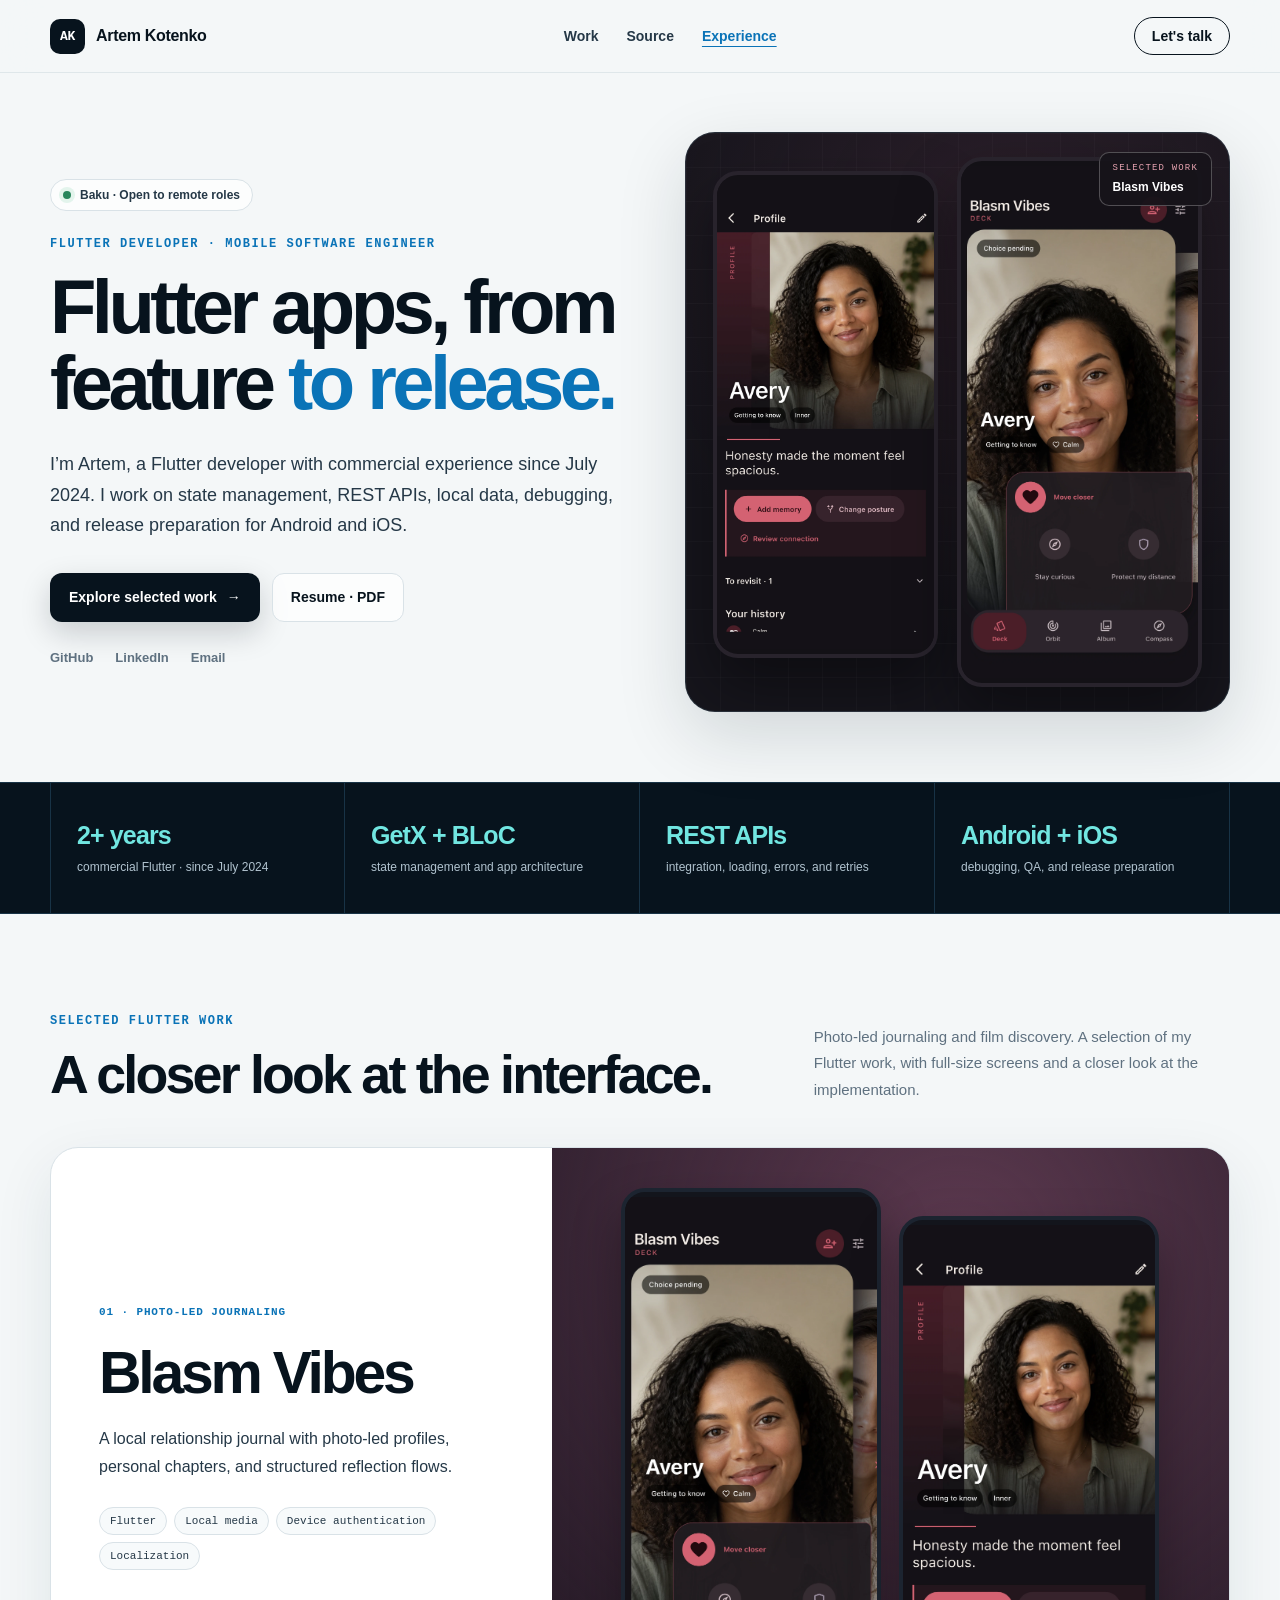
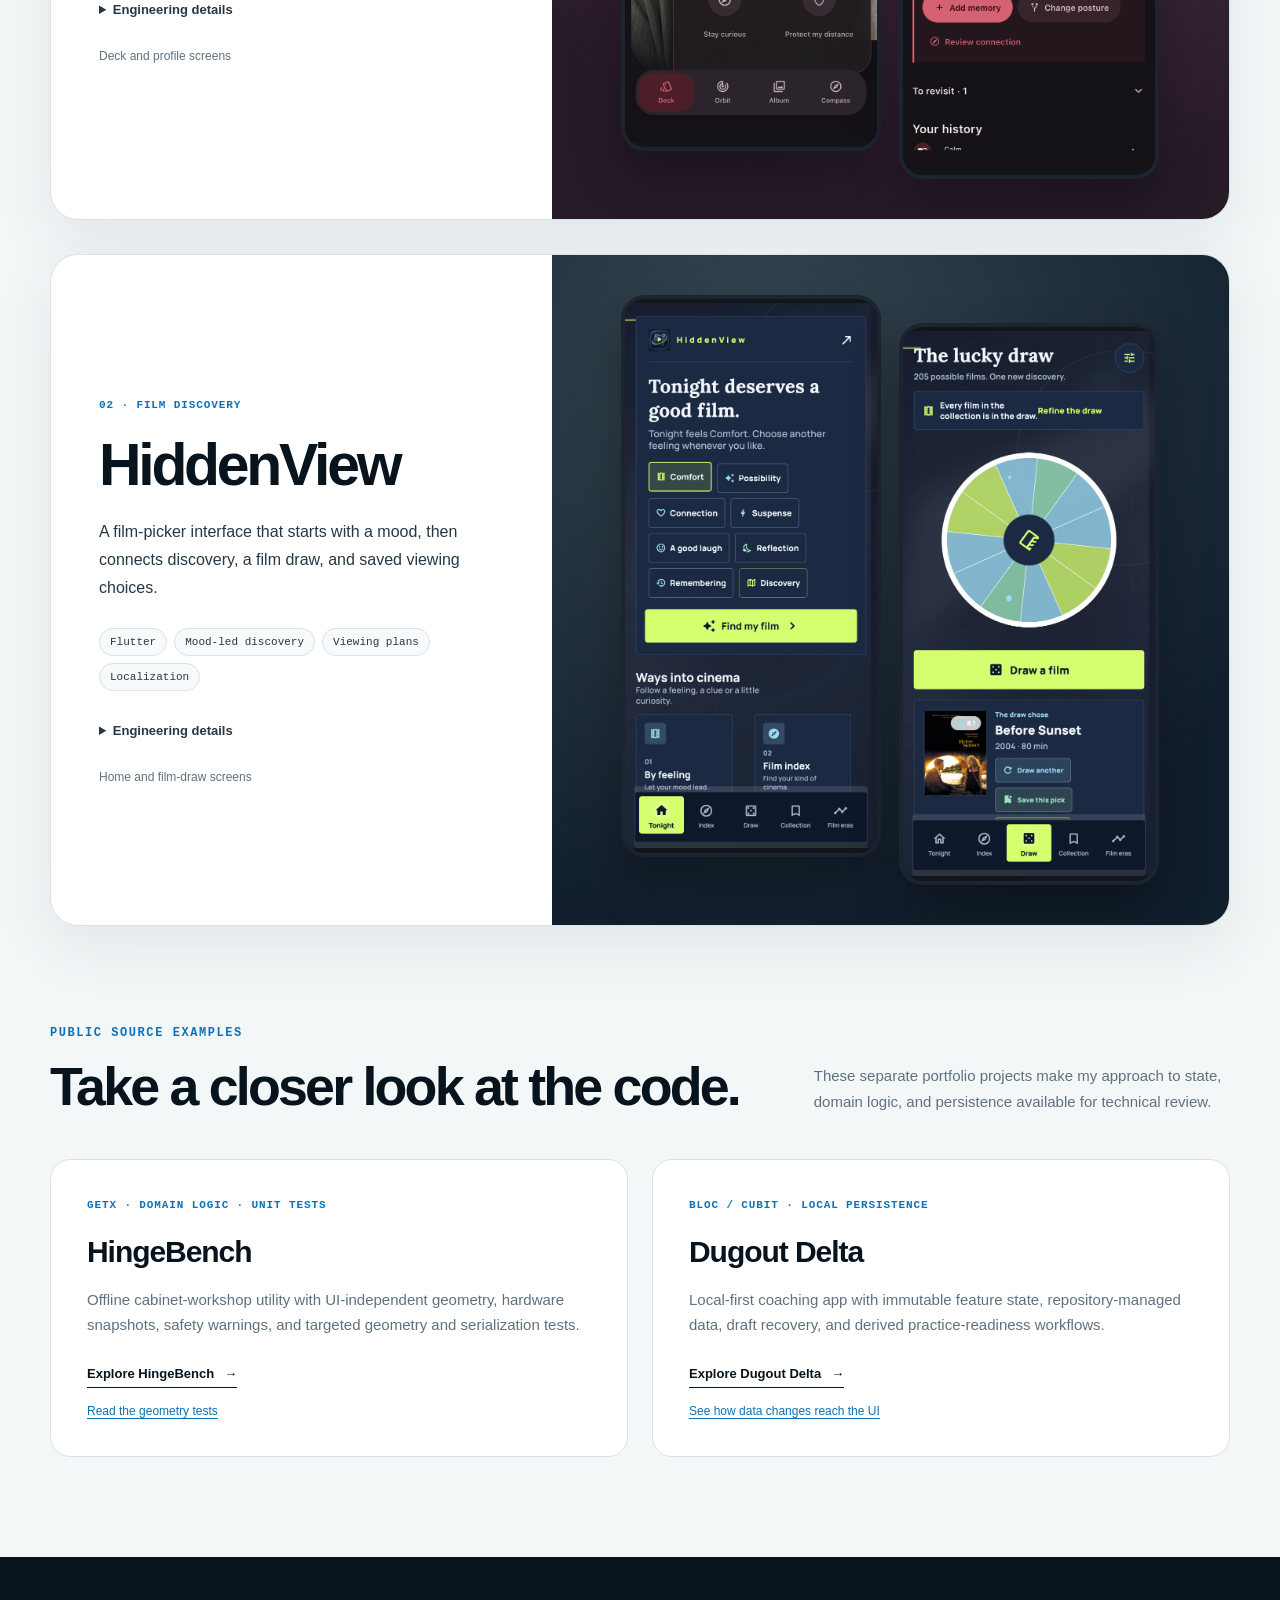
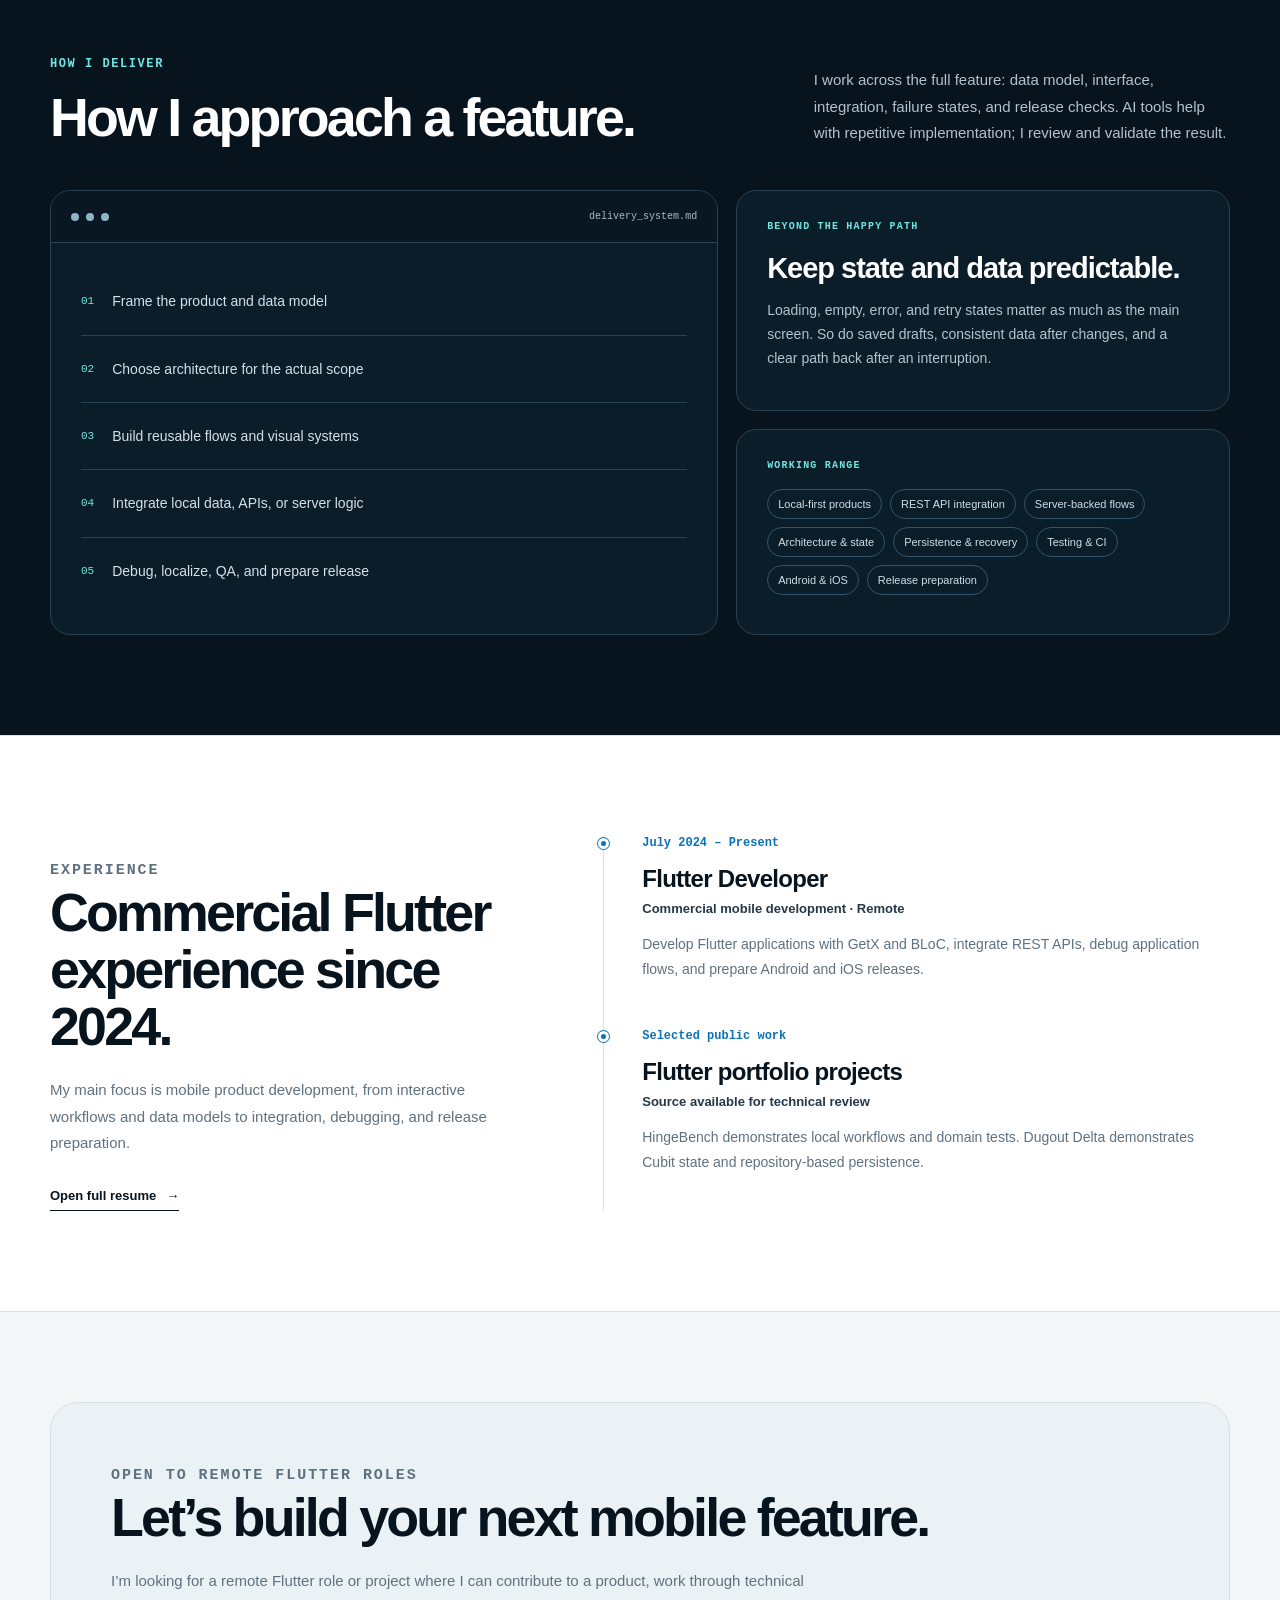
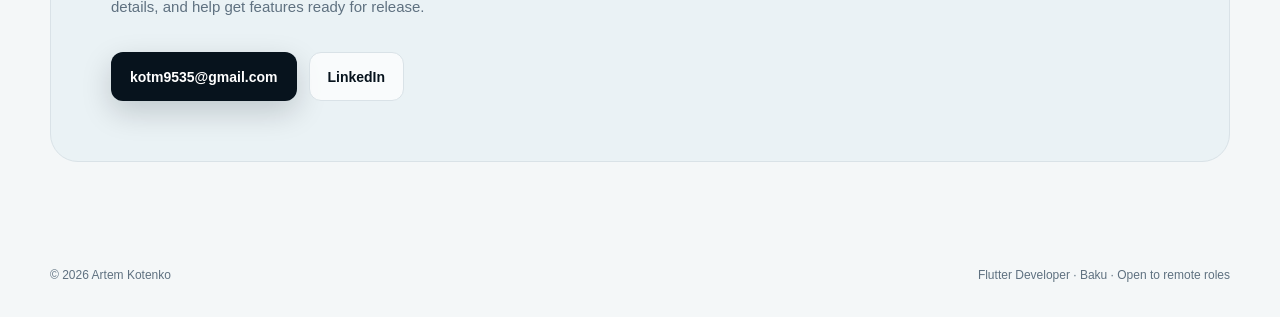
<file: index.html>
<!doctype html>
<html lang="en">
<head>
  <meta charset="utf-8">
  <meta name="viewport" content="width=device-width, initial-scale=1">
  <title>Artem Kotenko — Flutter Developer</title>
  <meta name="description" content="Flutter developer with commercial experience since July 2024. GetX, BLoC, REST APIs, Android and iOS. Explore public projects and source code.">
  <meta property="og:title" content="Artem Kotenko — Flutter Developer">
  <meta property="og:description" content="Commercial Flutter experience since July 2024. Public Flutter projects and the engineering decisions behind them.">
  <meta property="og:type" content="website">
  <meta property="og:url" content="https://thsitema.github.io/">
  <meta property="og:site_name" content="Artem Kotenko Portfolio">
  <meta name="theme-color" content="#07131d">
  <link rel="canonical" href="https://thsitema.github.io/">
  <link rel="icon" href="favicon.svg" type="image/svg+xml">
  <link rel="stylesheet" href="styles.css">
  <script src="script.js" defer></script>
</head>
<body>
  <a class="skip-link" href="#main">Skip to content</a>

  <header class="site-header">
    <nav class="nav shell" aria-label="Primary navigation">
      <a class="brand" href="#top" aria-label="Artem Kotenko, home">
        <span class="brand-mark">AK</span>
        <span class="brand-name">Artem Kotenko</span>
      </a>
      <div class="nav-links">
        <a href="#work">Work</a>
        <a href="#code">Source</a>
        <a href="#experience">Experience</a>
      </div>
      <a class="nav-contact" href="mailto:kotm9535@gmail.com">Let's talk</a>
    </nav>
  </header>

  <main id="main">
    <section class="hero shell" id="top">
      <div class="hero-copy">
        <div class="availability"><span class="status-dot"></span>Baku · Open to remote roles</div>
        <p class="eyebrow">Flutter Developer · Mobile Software Engineer</p>
        <h1>Flutter apps, from feature <em>to release.</em></h1>
        <p class="hero-lead">I’m Artem, a Flutter developer with commercial experience since July 2024. I work on state management, REST APIs, local data, debugging, and release preparation for Android and iOS.</p>
        <div class="hero-actions">
          <a class="button button-primary" href="#work">Explore selected work <span aria-hidden="true">→</span></a>
          <a class="button button-secondary" href="assets/resume/Artem_Kotenko_Flutter_Developer_Resume.pdf" target="_blank" rel="noopener noreferrer">Resume · PDF</a>
        </div>
        <div class="social-row" aria-label="Professional profiles">
          <a href="https://github.com/ThsiTema" target="_blank" rel="noopener noreferrer">GitHub</a>
          <a href="https://www.linkedin.com/in/thistema/" target="_blank" rel="noopener noreferrer">LinkedIn</a>
          <a href="mailto:kotm9535@gmail.com">Email</a>
        </div>
      </div>

      <div class="hero-visual" aria-label="Selected Flutter product screens">
        <div class="hero-grid"></div>
        <div class="code-label code-label-top"><span>SELECTED WORK</span><strong>Blasm Vibes</strong></div>
        <div class="hero-phone hero-phone-back"><img src="assets/selected/blasm-profile.webp" alt="Blasm Vibes photo-led profile interface"></div>
        <div class="hero-phone hero-phone-front"><img src="assets/selected/blasm-journal.webp" alt="Blasm Vibes photo-led journal interface" fetchpriority="high"></div>

      </div>
    </section>

    <section class="proof-band" aria-label="Experience highlights">
      <div class="proof-grid shell">
        <div><strong>2+ years</strong><span>commercial Flutter · since July 2024</span></div>
        <div><strong>GetX + BLoC</strong><span>state management and app architecture</span></div>
        <div><strong>REST APIs</strong><span>integration, loading, errors, and retries</span></div>
        <div><strong>Android + iOS</strong><span>debugging, QA, and release preparation</span></div>
      </div>
    </section>

    <section class="section shell" id="work">
      <div class="section-heading">
        <div><p class="eyebrow">Selected Flutter work</p><h2>A closer look at the interface.</h2></div>
        <p>Photo-led journaling and film discovery. A selection of my Flutter work, with full-size screens and a closer look at the implementation.</p>
      </div>

      <article class="case case-commercial case-blasm" id="blasm">
        <div class="case-copy">
          <div class="case-number">01 · Photo-led journaling</div>
          <h3>Blasm Vibes</h3>
          <p class="case-intro">A local relationship journal with photo-led profiles, personal chapters, and structured reflection flows.</p>
          <div class="tech-list"><span>Flutter</span><span>Local media</span><span>Device authentication</span><span>Localization</span></div>
          <details class="case-details">
            <summary>Engineering details</summary>
            <ul class="decision-list">
              <li><span>My contribution</span>Developed local-first journaling flows and multilingual Flutter UI.</li>
              <li><span>Reflection workflows</span>Chapters, annotations, decisions, and milestones give memories context.</li>
              <li><span>Local media</span>Local photo copies with native permission handling for media access.</li>
              <li><span>Device integration</span>Optional device-authentication lock and five UI languages.</li>
            </ul>
          </details>
          <p class="screen-note">Deck and profile screens</p>
        </div>
        <div class="commercial-visual visual-blasm">
          <a class="commercial-screen commercial-screen-main" href="assets/selected/blasm-journal.webp" target="_blank" rel="noopener noreferrer" aria-label="Open Blasm Vibes Deck screenshot at full size"><img src="assets/selected/blasm-journal.webp" alt="Blasm Vibes Deck with photo-led relationship choices" loading="lazy" width="1284" height="2778"></a>
          <a class="commercial-screen commercial-screen-secondary" href="assets/selected/blasm-profile.webp" target="_blank" rel="noopener noreferrer" aria-label="Open Blasm Vibes profile screenshot at full size"><img src="assets/selected/blasm-profile.webp" alt="Blasm Vibes profile with a photo, reflection, and memory actions" loading="lazy" width="1284" height="2778"></a>
        </div>
      </article>

      <article class="case case-commercial case-hiddenview" id="hiddenview">
        <div class="case-copy">
          <div class="case-number">02 · Film discovery</div>
          <h3>HiddenView</h3>
          <p class="case-intro">A film-picker interface that starts with a mood, then connects discovery, a film draw, and saved viewing choices.</p>
          <div class="tech-list"><span>Flutter</span><span>Mood-led discovery</span><span>Viewing plans</span><span>Localization</span></div>
          <details class="case-details">
            <summary>Engineering details</summary>
            <ul class="decision-list">
              <li><span>My contribution</span>Contributed to Flutter development for a personal cinema journal.</li>
              <li><span>Product flows</span>Mood-led discovery, surprise film picks, screening planning, and viewing notes.</li>
              <li><span>Offline presentation</span>Bundled film covers and a six-language editorial interface.</li>
            </ul>
          </details>
          <p class="screen-note">Home and film-draw screens</p>
        </div>
        <div class="commercial-visual visual-hiddenview">
          <a class="commercial-screen commercial-screen-main" href="assets/selected/hiddenview-home.webp" target="_blank" rel="noopener noreferrer" aria-label="Open HiddenView home screenshot at full size"><img src="assets/selected/hiddenview-home.webp" alt="HiddenView home with mood choices and Find my film action" loading="lazy" width="1284" height="2778"></a>
          <a class="commercial-screen commercial-screen-secondary" href="assets/selected/hiddenview-draw.webp" target="_blank" rel="noopener noreferrer" aria-label="Open HiddenView film draw screenshot at full size"><img src="assets/selected/hiddenview-draw.webp" alt="HiddenView film draw wheel and selected film result" loading="lazy" width="1284" height="2778"></a>
        </div>
      </article>
    </section>

    <section class="section shell source-section" id="code">
      <div class="section-heading compact">
        <div><p class="eyebrow">Public source examples</p><h2>Take a closer look at the code.</h2></div>
        <p>These separate portfolio projects make my approach to state, domain logic, and persistence available for technical review.</p>
      </div>
      <div class="source-grid">
        <article class="source-card">
          <p class="case-number">GetX · Domain logic · Unit tests</p>
          <h3>HingeBench</h3>
          <p>Offline cabinet-workshop utility with UI-independent geometry, hardware snapshots, safety warnings, and targeted geometry and serialization tests.</p>
          <a class="arrow-link" href="https://github.com/ThsiTema/hingebench" target="_blank" rel="noopener noreferrer"><span>Explore HingeBench</span><b aria-hidden="true">→</b></a>
          <a class="source-link" href="https://github.com/ThsiTema/hingebench/blob/main/test/services/geometry_service_test.dart" target="_blank" rel="noopener noreferrer">Read the geometry tests</a>
        </article>
        <article class="source-card">
          <p class="case-number">BLoC / Cubit · Local persistence</p>
          <h3>Dugout Delta</h3>
          <p>Local-first coaching app with immutable feature state, repository-managed data, draft recovery, and derived practice-readiness workflows.</p>
          <a class="arrow-link" href="https://github.com/ThsiTema/dugout-delta" target="_blank" rel="noopener noreferrer"><span>Explore Dugout Delta</span><b aria-hidden="true">→</b></a>
          <a class="source-link" href="https://github.com/ThsiTema/dugout-delta/blob/main/lib/cubits/practice_data_cubit.dart" target="_blank" rel="noopener noreferrer">See how data changes reach the UI</a>
        </article>
      </div>
    </section>

    <section class="section approach-section" id="approach">
      <div class="shell">
        <div class="section-heading compact">
          <div><p class="eyebrow">How I deliver</p><h2>How I approach a feature.</h2></div>
          <p>I work across the full feature: data model, interface, integration, failure states, and release checks. AI tools help with repetitive implementation; I review and validate the result.</p>
        </div>
        <div class="approach-grid">
          <article class="approach-main">
            <div class="terminal-bar"><span></span><span></span><span></span><code>delivery_system.md</code></div>
            <div class="terminal-body">
              <p><b>01</b>Frame the product and data model</p><p><b>02</b>Choose architecture for the actual scope</p><p><b>03</b>Build reusable flows and visual systems</p><p><b>04</b>Integrate local data, APIs, or server logic</p><p><b>05</b>Debug, localize, QA, and prepare release</p>
            </div>
          </article>
          <article class="delivery-card">
            <p class="card-label">Beyond the happy path</p>
            <h3>Keep state and data predictable.</h3>
            <p>Loading, empty, error, and retry states matter as much as the main screen. So do saved drafts, consistent data after changes, and a clear path back after an interruption.</p>
          </article>
          <article class="capability-card">
            <p class="card-label">Working range</p>
            <div class="capability-list"><span>Local-first products</span><span>REST API integration</span><span>Server-backed flows</span><span>Architecture &amp; state</span><span>Persistence &amp; recovery</span><span>Testing &amp; CI</span><span>Android &amp; iOS</span><span>Release preparation</span></div>
          </article>
        </div>
      </div>
    </section>

    <section class="section experience-section" id="experience">
      <div class="shell experience-layout">
        <div class="experience-intro">
          <p class="eyebrow">Experience</p><h2>Commercial Flutter experience since 2024.</h2>
          <p>My main focus is mobile product development, from interactive workflows and data models to integration, debugging, and release preparation.</p>
          <a class="arrow-link" href="assets/resume/Artem_Kotenko_Flutter_Developer_Resume.pdf" target="_blank" rel="noopener noreferrer"><span>Open full resume</span><b aria-hidden="true">→</b></a>
        </div>
        <div class="timeline">
          <article class="timeline-item"><div class="timeline-dot"></div><p class="timeline-date">July 2024 – Present</p><h3>Flutter Developer</h3><h4>Commercial mobile development · Remote</h4><p>Develop Flutter applications with GetX and BLoC, integrate REST APIs, debug application flows, and prepare Android and iOS releases.</p></article>
          <article class="timeline-item"><div class="timeline-dot"></div><p class="timeline-date">Selected public work</p><h3>Flutter portfolio projects</h3><h4>Source available for technical review</h4><p>HingeBench demonstrates local workflows and domain tests. Dugout Delta demonstrates Cubit state and repository-based persistence.</p></article>
        </div>
      </div>
    </section>

    <section class="contact shell">
      <div class="contact-card">
        <p class="eyebrow">Open to remote Flutter roles</p><h2>Let’s build your next mobile feature.</h2>
        <p>I’m looking for a remote Flutter role or project where I can contribute to a product, work through technical details, and help get features ready for release.</p>
        <div class="contact-actions"><a class="button button-primary" href="mailto:kotm9535@gmail.com">kotm9535@gmail.com</a><a class="button button-secondary" href="https://www.linkedin.com/in/thistema/" target="_blank" rel="noopener noreferrer">LinkedIn</a></div>
      </div>
    </section>
  </main>

  <footer class="footer shell"><span>© <span id="year">2026</span> Artem Kotenko</span><span>Flutter Developer · Baku · Open to remote roles</span></footer>
</body>
</html>
</file>
<file: styles.css>
:root {
  --ink: #07131d;
  --ink-soft: #253847;
  --muted: #5f7180;
  --paper: #f4f7f8;
  --white: #fff;
  --line: #d9e2e7;
  --blue-deep: #0a73b7;
  --cyan: #71e6e1;
  --navy: #07131d;
  --navy-raised: #0c1d2a;
  --shadow: 0 24px 70px #07192624;
}
* { box-sizing: border-box; }
html { scroll-behavior: smooth; scroll-padding-top: 100px; }
body { margin: 0; background: var(--paper); color: var(--ink); font-family: Arial, Helvetica, sans-serif; -webkit-font-smoothing: antialiased; }
a { color: inherit; text-decoration: none; }
a:focus-visible, summary:focus-visible { outline: 3px solid var(--blue-deep); outline-offset: 5px; border-radius: 4px; }
::selection { background: var(--cyan); color: var(--ink); }
.shell { width: min(1180px, calc(100% - 40px)); margin-inline: auto; }
.skip-link { position: fixed; top: 10px; left: 10px; z-index: 100; transform: translateY(-160%); border-radius: 8px; background: var(--white); padding: 12px 16px; font-weight: 700; }
.skip-link:focus { transform: translateY(0); }
.site-header { position: fixed; inset: 0 0 auto; z-index: 50; border-bottom: 1px solid #d9e2e7c2; background: #f4f7f8eb; backdrop-filter: blur(18px); }
.nav { display: flex; min-height: 72px; align-items: center; justify-content: space-between; gap: 24px; }
.brand { display: inline-flex; align-items: center; gap: 11px; font-weight: 750; letter-spacing: -.02em; }
.brand-mark { display: grid; width: 35px; height: 35px; place-items: center; border-radius: 10px; background: var(--ink); color: var(--white); font: 700 13px monospace; }
.nav-links { display: flex; align-items: center; gap: 28px; color: var(--ink-soft); font-size: 14px; font-weight: 650; }
.nav-links a { padding-block: 12px; }
.nav-links a:hover, .social-row a:hover { color: var(--blue-deep); }
.nav-links a[aria-current="location"] { color: var(--blue-deep); text-decoration: underline; text-underline-offset: 5px; }
.nav-contact { flex-shrink: 0; border: 1px solid var(--ink); border-radius: 999px; padding: 10px 17px; font-size: 14px; font-weight: 750; }
.nav-contact:hover { background: var(--ink); color: var(--white); }
.hero { display: grid; min-height: 720px; grid-template-columns: 1.03fr .97fr; align-items: center; gap: 56px; padding-block: 132px 70px; }
.hero-copy { position: relative; z-index: 2; }
.availability { display: inline-flex; align-items: center; gap: 9px; margin-bottom: 26px; border: 1px solid var(--line); border-radius: 999px; background: #ffffffb8; padding: 8px 12px; color: var(--ink-soft); font-size: 12px; font-weight: 700; }
.status-dot { width: 8px; height: 8px; border-radius: 50%; background: #29865c; box-shadow: 0 0 0 4px #38b97c21; }
.eyebrow { margin: 0 0 18px; color: var(--blue-deep); font: 750 12px monospace; letter-spacing: .13em; text-transform: uppercase; }
.hero h1 { margin: 0; font-size: clamp(46px, 6vw, 76px); font-weight: 760; letter-spacing: -.06em; line-height: 1; }
.hero h1 em { color: var(--blue-deep); font-style: normal; }
.hero-lead { margin: 28px 0 0; color: var(--ink-soft); font-size: 18px; line-height: 1.7; }
.hero-actions, .contact-actions { display: flex; flex-wrap: wrap; gap: 12px; margin-top: 32px; }
.button { display: inline-flex; min-height: 49px; align-items: center; justify-content: center; gap: 10px; border: 1px solid transparent; border-radius: 12px; padding: 12px 18px; font-size: 14px; font-weight: 750; transition: transform 160ms ease; }
.button:hover { transform: translateY(-2px); }
.button-primary { background: var(--ink); color: var(--white); box-shadow: 0 11px 30px #07131d2e; }
.button-secondary { border-color: var(--line); background: #ffffffb8; }
.social-row { display: flex; flex-wrap: wrap; gap: 22px; margin-top: 28px; color: var(--muted); font-size: 13px; font-weight: 700; }
.hero-visual { position: relative; min-height: 580px; overflow: hidden; border: 1px solid #4563734d; border-radius: 30px; background: radial-gradient(circle at 60% 20%, #5b354850, transparent 70%), #16151c; box-shadow: var(--shadow); }
.hero-grid { position: absolute; inset: 0; opacity: .14; background-image: linear-gradient(#ffffff30 1px, transparent 1px), linear-gradient(90deg, #ffffff30 1px, transparent 1px); background-size: 34px 34px; }
.hero-phone { position: absolute; overflow: hidden; border: 4px solid #28232c; border-radius: 25px; background: #131116; box-shadow: 0 28px 60px #0006; aspect-ratio: 1284 / 2778; }
.hero-phone img { display: block; width: 100%; height: 100%; object-fit: contain; }
.hero-phone-back { top: 38px; left: 5%; width: 42%; max-width: 225px; }
.hero-phone-front { right: 5%; bottom: 24px; width: 46%; max-width: 245px; }
.code-label { position: absolute; top: 19px; right: 17px; z-index: 3; border: 1px solid #ffffff40; border-radius: 10px; background: #17141aed; padding: 10px 13px; color: var(--white); }
.code-label span { display: block; margin-bottom: 4px; color: #e7a3b1; font: 9px monospace; letter-spacing: .13em; }
.code-label strong { font-size: 12px; }
.proof-band { border-block: 1px solid #183346; background: var(--navy); color: var(--white); }
.proof-grid { display: grid; grid-template-columns: repeat(4, minmax(0, 1fr)); }
.proof-grid > div { display: flex; min-height: 130px; flex-direction: column; justify-content: center; gap: 8px; border-right: 1px solid #183346; padding: 24px 26px; }
.proof-grid > div:first-child { border-left: 1px solid #183346; }
.proof-grid strong { color: var(--cyan); font-size: 25px; letter-spacing: -.035em; }
.proof-grid span { color: #b1c3cf; font-size: 12px; line-height: 1.5; }
.section { padding-block: 100px; }
.section-heading { display: grid; grid-template-columns: 1.25fr .75fr; align-items: end; gap: 70px; margin-bottom: 44px; }
.section-heading h2, .experience-intro h2, .contact-card h2 { margin: 0; font-size: clamp(35px, 4.2vw, 54px); font-weight: 750; letter-spacing: -.052em; line-height: 1.06; }
.section-heading > p, .experience-intro > p, .contact-card > p { margin: 0; color: var(--muted); font-size: 15px; line-height: 1.75; }
.case { display: grid; grid-template-columns: .85fr 1.15fr; overflow: hidden; border: 1px solid var(--line); border-radius: 28px; background: var(--white); box-shadow: 0 20px 60px #19364817; }
.case + .case { margin-top: 34px; }
.case-copy { display: flex; flex-direction: column; justify-content: center; padding: clamp(28px, 4vw, 48px); }
.case-number { margin: 0 0 20px; color: var(--blue-deep); font: 750 11px monospace; line-height: 1.7; letter-spacing: .08em; text-transform: uppercase; }
.case h3 { margin: 0; font-size: clamp(38px, 4.6vw, 60px); letter-spacing: -.055em; line-height: 1.05; }
.case-intro { margin: 22px 0 0; color: var(--ink-soft); font-size: 16px; line-height: 1.75; }
.tech-list { display: flex; flex-wrap: wrap; gap: 7px; margin-top: 26px; }
.tech-list span { border: 1px solid var(--line); border-radius: 999px; background: #f7fafb; padding: 7px 10px; color: var(--ink-soft); font: 11px monospace; }
.case-details { margin-top: 24px; color: var(--ink-soft); font-size: 13px; }
.case-details summary { width: fit-content; cursor: pointer; padding-block: 8px; font-weight: 700; }
.decision-list { display: grid; gap: 14px; margin: 16px 0 0; padding: 0; list-style: none; }
.decision-list li { border-left: 2px solid var(--line); padding-left: 14px; color: var(--muted); font-size: 13px; line-height: 1.6; }
.decision-list span { display: block; margin-bottom: 3px; color: var(--ink); font-weight: 750; }
.screen-note { margin: 24px 0 0; color: var(--muted); font-size: 12px; }
.commercial-visual { display: flex; align-items: flex-start; justify-content: center; gap: 18px; min-width: 0; min-height: 650px; padding: 40px 28px; }
.visual-blasm { background: radial-gradient(circle at 60% 15%, #5c394f, transparent 80%), #271b28; }
.visual-hiddenview { background: radial-gradient(circle at 30% 15%, #35464f, transparent 80%), #111e2c; }
.commercial-screen { display: block; flex: 1 1 0; min-width: 0; max-width: 260px; align-self: flex-start; overflow: hidden; aspect-ratio: 1284 / 2778; border: 4px solid #1c2430; border-radius: 24px; background: #13151c; box-shadow: 0 24px 50px #0005; }
.commercial-screen-secondary { margin-top: 28px; }
.commercial-screen img { display: block; width: 100%; height: 100%; object-fit: contain; }
.source-section { padding-top: 0; }
.source-grid { display: grid; grid-template-columns: repeat(2, minmax(0, 1fr)); gap: 24px; }
.source-card { display: flex; align-items: flex-start; flex-direction: column; padding: 36px; border: 1px solid var(--line); border-radius: 20px; background: var(--white); }
.source-card h3 { margin: 0; font-size: 30px; letter-spacing: -.035em; }
.source-card > p:not(.case-number) { margin: 18px 0 0; color: var(--muted); font-size: 15px; line-height: 1.7; }
.arrow-link { display: inline-flex; width: fit-content; align-items: center; gap: 10px; margin-top: 30px; padding-bottom: 4px; border-bottom: 1px solid var(--ink); font-size: 13px; font-weight: 750; line-height: 1.5; }
.source-card .arrow-link { margin-top: auto; padding-top: 26px; }
.source-link { display: block; width: fit-content; margin-top: 14px; color: var(--blue-deep); font-size: 12px; line-height: 1.5; text-decoration: underline; text-underline-offset: 3px; }
.approach-section { background: var(--navy); color: var(--white); }
.approach-section .eyebrow { color: var(--cyan); }
.approach-section .section-heading > p { color: #b1c3cf; }
.approach-grid { display: grid; grid-template-columns: 1.15fr .85fr; gap: 18px; }
.approach-main, .delivery-card, .capability-card { overflow: hidden; border: 1px solid #294252; border-radius: 20px; background: var(--navy-raised); }
.approach-main { grid-row: span 2; }
.terminal-bar { display: flex; min-height: 52px; align-items: center; gap: 7px; border-bottom: 1px solid #294252; padding-inline: 20px; background: #091722; }
.terminal-bar span { width: 8px; height: 8px; border-radius: 50%; background: #8db4c9; }
.terminal-bar code { margin-left: auto; color: #a5bdca; font: 10px monospace; }
.terminal-body { padding: 25px 30px 30px; }
.terminal-body p { display: flex; align-items: flex-start; gap: 18px; margin: 0; border-bottom: 1px solid #294252; padding-block: 22px; color: #d4e0e7; font-size: 14px; line-height: 1.6; }
.terminal-body p:last-child { border: 0; }
.terminal-body b { color: var(--cyan); font: 11px/2 monospace; }
.delivery-card, .capability-card { padding: 30px; }
.card-label { margin: 0; color: var(--cyan); font: 750 10px monospace; letter-spacing: .12em; text-transform: uppercase; }
.delivery-card h3 { margin: 20px 0 14px; font-size: 29px; letter-spacing: -.035em; }
.delivery-card > p:last-child { margin: 0; color: #b2c4ce; font-size: 14px; line-height: 1.7; }
.capability-list { display: flex; flex-wrap: wrap; gap: 8px; margin-top: 18px; }
.capability-list span { border: 1px solid #31556c; border-radius: 999px; padding: 8px 10px; color: #d0dde5; font-size: 11px; }
.experience-section { border-block: 1px solid var(--line); background: var(--white); }
.experience-layout { display: grid; grid-template-columns: .85fr 1.15fr; gap: 90px; }
.experience-intro > p { margin-top: 22px; }
.timeline { border-left: 1px solid var(--line); padding-left: 38px; }
.timeline-item { position: relative; padding-bottom: 48px; }
.timeline-item:last-child { padding-bottom: 0; }
.timeline-dot { position: absolute; top: 2px; left: -44px; width: 11px; height: 11px; border: 3px solid var(--white); border-radius: 50%; background: var(--blue-deep); box-shadow: 0 0 0 1px var(--blue-deep); }
.timeline-date { margin: 0; color: var(--blue-deep); font: 700 12px monospace; }
.timeline h3 { margin: 15px 0 8px; font-size: 24px; letter-spacing: -.03em; }
.timeline h4 { margin: 0; color: var(--ink-soft); font-size: 13px; font-weight: 650; }
.timeline-item > p:not(.timeline-date) { margin: 16px 0 0; color: var(--muted); font-size: 14px; line-height: 1.75; }
.contact { padding-block: 90px 70px; }
.contact-card { border: 1px solid var(--line); border-radius: 28px; background: #eaf2f5; padding: 60px; }
.contact-card > p:not(.eyebrow) { max-width: 720px; margin-top: 22px; }
.footer { display: flex; min-height: 85px; align-items: center; justify-content: space-between; gap: 20px; color: var(--muted); font-size: 12px; }
@media (max-width: 1000px) {
  .hero { gap: 30px; }
  .hero-visual { min-height: 520px; }
  .proof-grid strong { font-size: 21px; }
  .section-heading, .experience-layout { gap: 42px; }
  .commercial-visual { min-height: 540px; padding: 35px 20px; gap: 12px; }
}
@media (max-width: 820px) {
  .hero, .section-heading, .experience-layout, .approach-grid { grid-template-columns: 1fr; }
  .hero { gap: 42px; padding-block: 120px 60px; }
  .hero-copy { max-width: 680px; }
  .hero-visual { min-height: 580px; }
  .hero-phone-back { left: 18%; }
  .hero-phone-front { right: 17%; }
  .section { padding-block: 72px; }
  .source-section { padding-top: 0; }
  .section-heading { gap: 24px; }
  .case { grid-template-columns: 1fr; }
  .commercial-visual { order: -1; min-height: 0; padding: 32px; gap: 24px; }
  .case-copy { padding: 36px; }
  .proof-grid { grid-template-columns: repeat(2, minmax(0, 1fr)); }
  .proof-grid > div { min-height: 115px; border-bottom: 1px solid #183346; }
  .approach-main { grid-row: auto; }
  .contact-card { padding: 42px; }
}
@media (max-width: 680px) {
  .brand-name { display: none; }
  .nav-links { gap: 20px; }
  .source-grid { grid-template-columns: 1fr; }
}
@media (max-width: 560px) {
  .shell { width: min(1180px, calc(100% - 28px)); }
  .nav { min-height: 64px; gap: 12px; }
  .nav-links { gap: 10px; font-size: 11px; }
  .nav-contact { padding: 9px 12px; font-size: 12px; }
  .hero { padding-block: 106px 48px; }
  .hero h1 { font-size: clamp(42px, 12vw, 58px); }
  .hero-lead { font-size: 16px; }
  .hero-actions .button, .contact-actions .button { width: 100%; }
  .hero-visual { min-height: 440px; border-radius: 24px; }
  .hero-phone-back { left: 5%; top: 28px; }
  .hero-phone-front { right: 5%; bottom: 24px; }
  .proof-grid > div { padding: 18px; }
  .proof-grid strong { font-size: 19px; }
  .section-heading h2, .experience-intro h2, .contact-card h2 { font-size: 36px; }
  .case { border-radius: 22px; }
  .case h3 { font-size: 42px; }
  .case-copy { padding: 30px 24px 36px; }
  .commercial-visual { padding: 26px 12px; gap: 12px; }
  .commercial-screen { border-width: 3px; border-radius: 17px; }
  .commercial-screen-secondary { margin-top: 18px; }
  .source-card { padding: 28px 24px; }
  .terminal-body { padding: 18px 22px 22px; }
  .terminal-body p { padding-block: 17px; font-size: 13px; }
  .delivery-card, .capability-card { padding: 24px; }
  .timeline { padding-left: 27px; }
  .timeline-dot { left: -33px; }
  .contact { padding-block: 70px 40px; }
  .contact-card { padding: 34px 24px; border-radius: 24px; }
  .footer { min-height: 100px; flex-direction: column; align-items: flex-start; justify-content: center; gap: 9px; }
}
@media (prefers-reduced-motion: reduce) {
  html { scroll-behavior: auto; }
  *, *::before, *::after { animation: none !important; transition: none !important; scroll-behavior: auto !important; }
}
</file>
